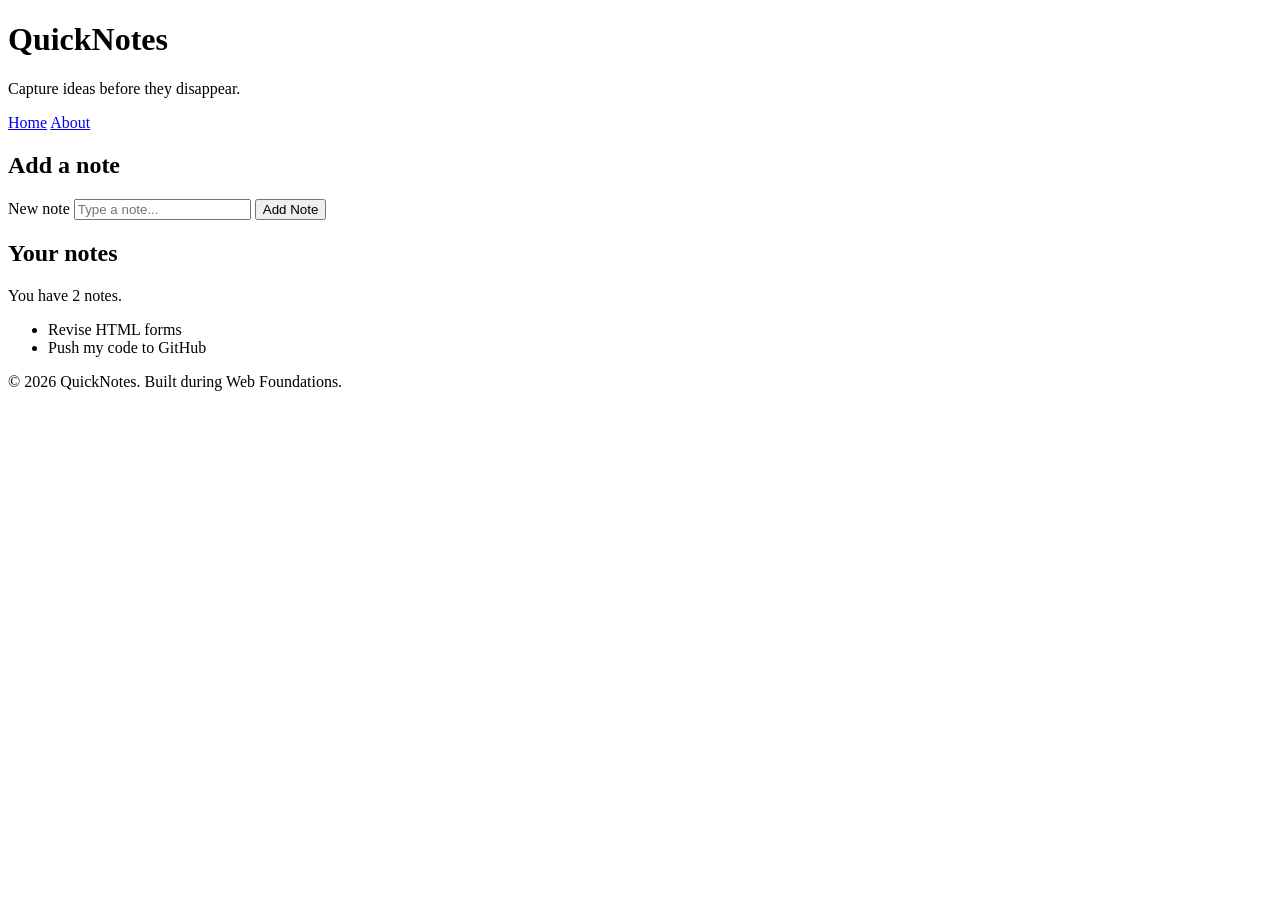
<file: day1/index.html>
<!DOCTYPE html>
<html lang="en">
  <head>
    <meta charset="UTF-8" />
    <meta name="viewport" content="width=device-width, initial-scale=1.0" />
    <title>QuickNotes</title>
  </head>
  <body>
    <header>
      <h1>QuickNotes</h1>
      <p>Capture ideas before they disappear.</p>
      <nav>
        <a href="index.html">Home</a>
        <a href="about.html">About</a>
      </nav>
    </header>
 
    <main>
      <section>
        <h2>Add a note</h2>
        <form id="note-form">
          <label for="note-input">New note</label>
          <input type="text" id="note-input" placeholder="Type a note..." />
          <button type="submit">Add Note</button>
        </form>
      </section>
 
      <section>
        <h2>Your notes</h2>
        <p id="note-count">You have 2 notes.</p>
        <ul id="notes-list">
          <li>Revise HTML forms</li>
          <li>Push my code to GitHub</li>
        </ul>
      </section>
    </main>
 
    <footer>
      <p>&copy; 2026 QuickNotes. Built during Web Foundations.</p>
    </footer>
  </body>
</html>
</file>
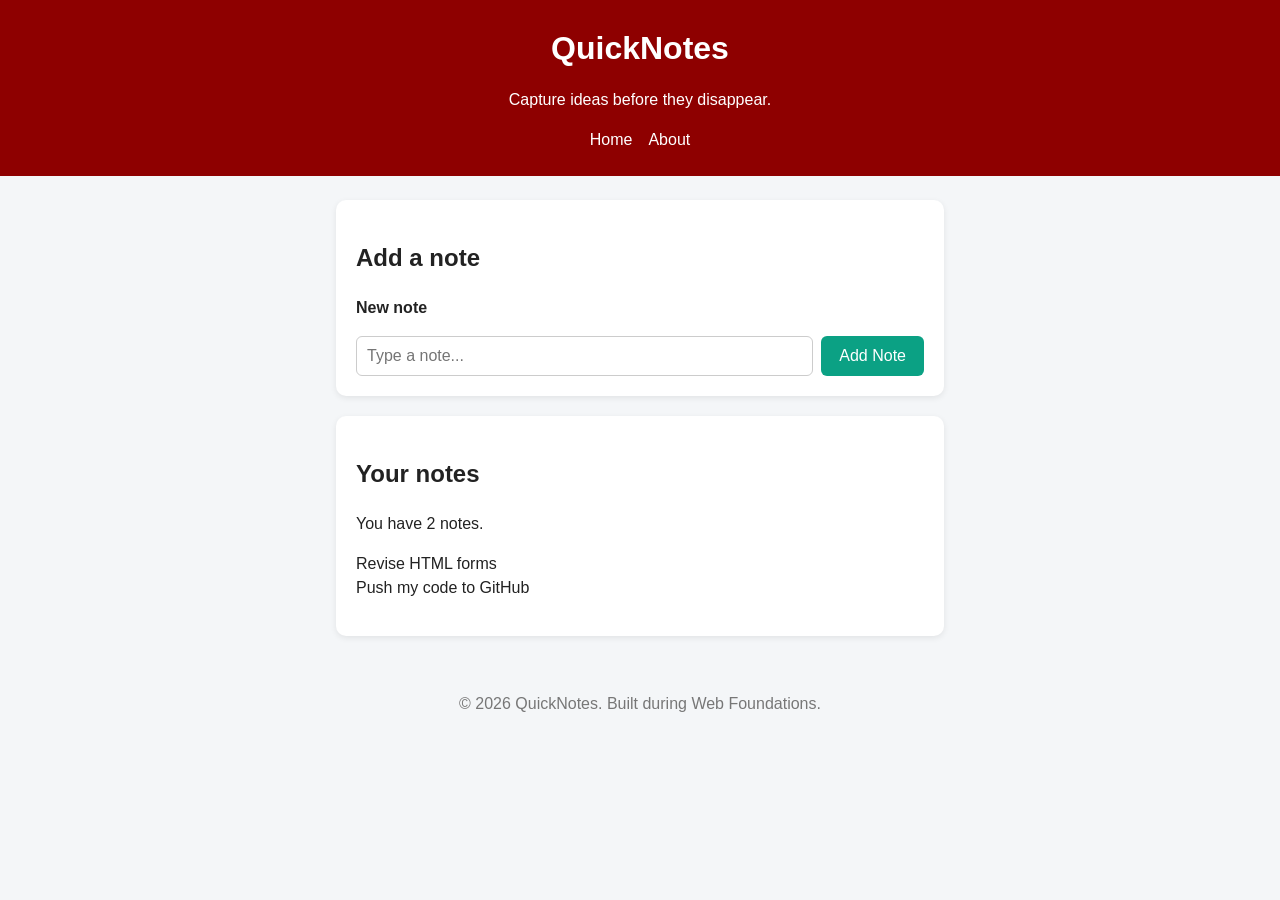
<file: day2/index.html>
<!DOCTYPE html>
<html lang="en">
  <head>
    <meta charset="UTF-8" />
    <meta name="viewport" content="width=device-width, initial-scale=1.0" />
    <title>QuickNotes</title>
    <link rel="stylesheet" href="style.css" />
  </head>
  <body>
    <header>
      <h1>QuickNotes</h1>
      <p>Capture ideas before they disappear.</p>
      <nav>
        <a href="index.html">Home</a>
        <a href="about.html">About</a>
      </nav>
    </header>
 
    <main>
      <section>
        <h2>Add a note</h2>
        <form id="note-form">
          <label for="note-input">New note</label>
          <input type="text" id="note-input" placeholder="Type a note..." />
          <button type="submit">Add Note</button>
        </form>
      </section>
 
      <section>
        <h2>Your notes</h2>
        <p id="note-count">You have 2 notes.</p>
        <ul id="notes-list">
          <li>Revise HTML forms</li>
          <li>Push my code to GitHub</li>
        </ul>
      </section>
    </main>
 
    <footer>
      <p>&copy; 2026 QuickNotes. Built during Web Foundations.</p>
    </footer>
  </body>
</html>
</file>
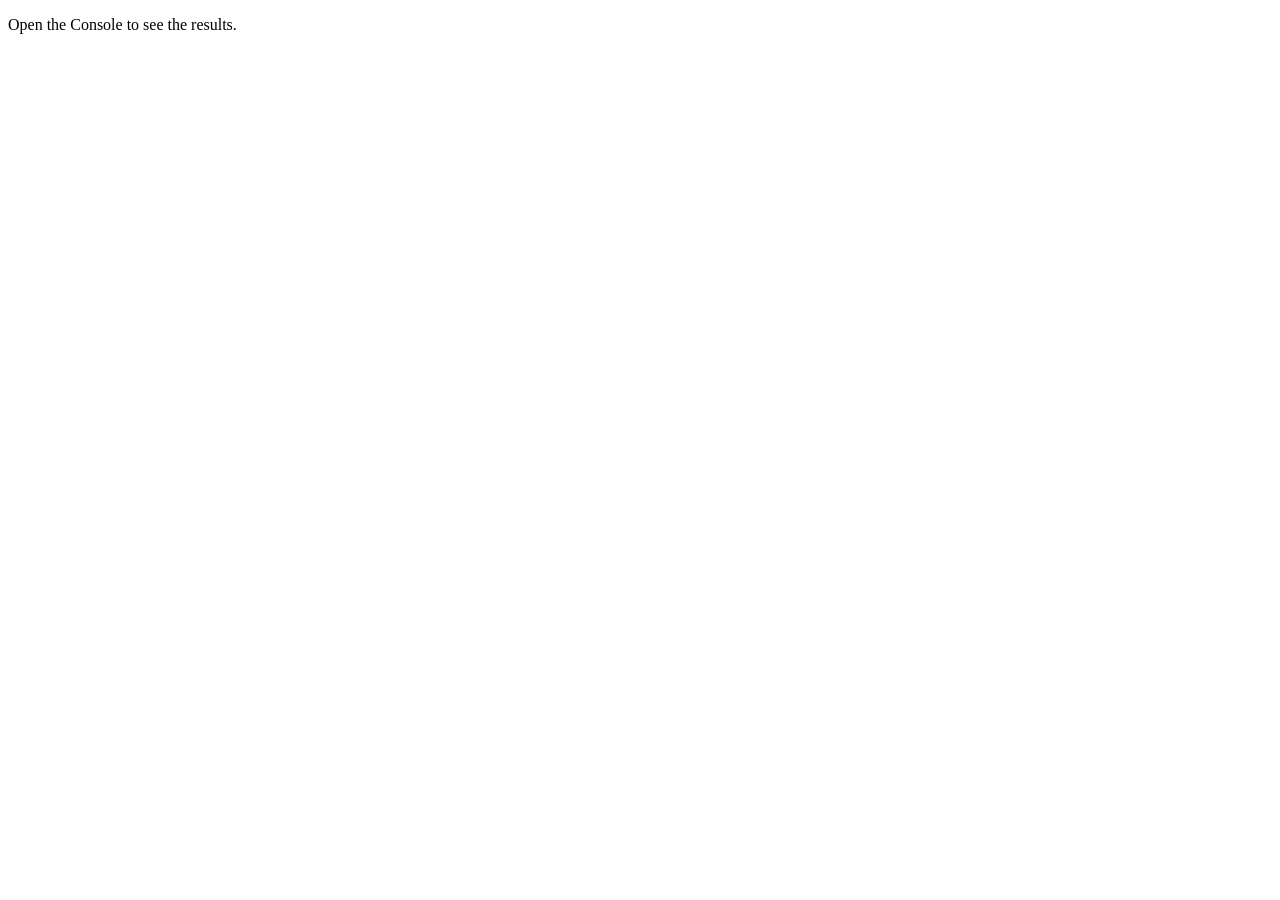
<file: day3/index.html>
<!DOCTYPE html>
<html lang="en">
<head>
  <meta charset="UTF-8">
  <meta name="viewport" content="width=device-width, initial-scale=1.0">
  <title>Notes Toolkit</title>
  <script src="script.js" defer></script>
</head>
<body>
  <p>Open the Console to see the results.</p>
</body>
</html>
</file>
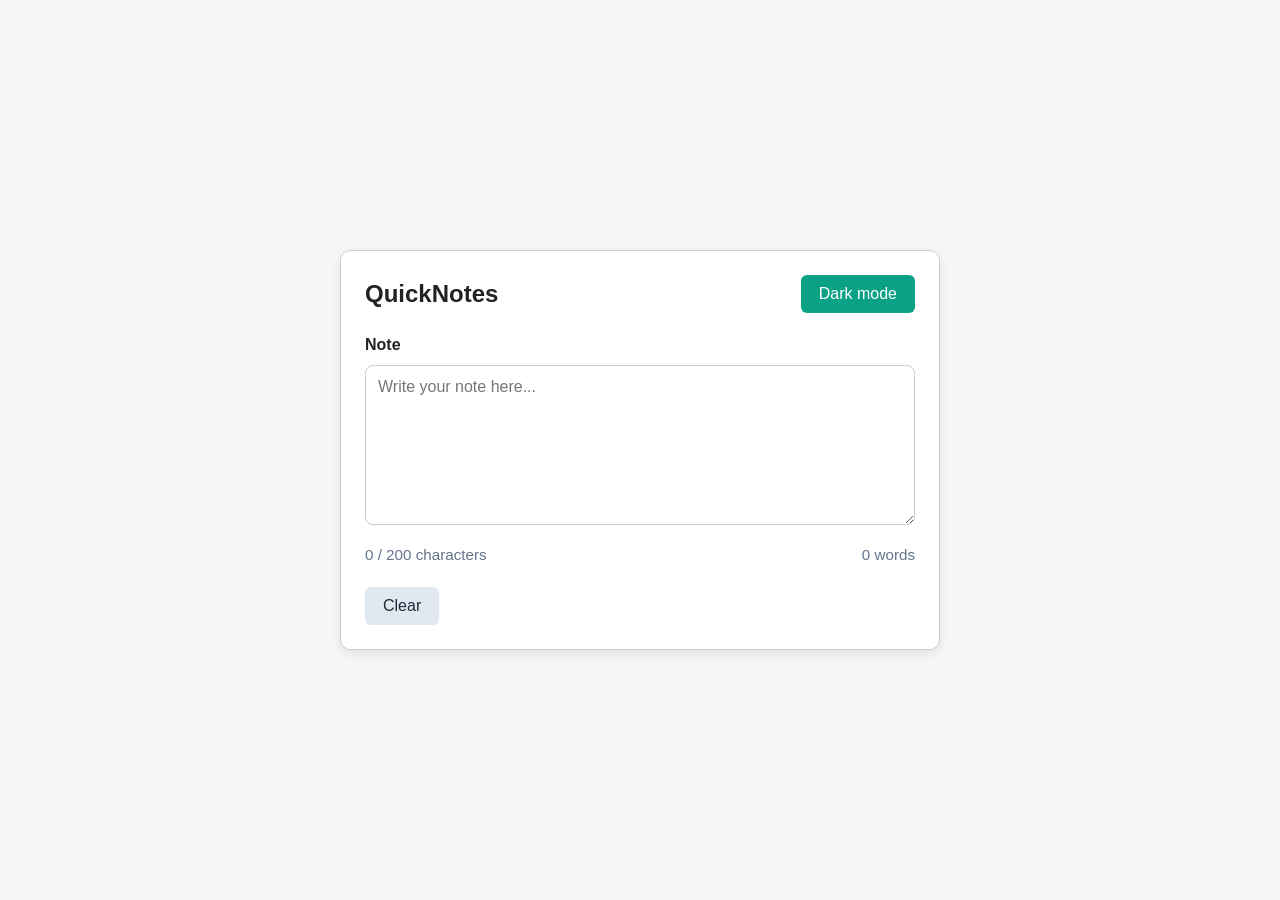
<file: day4/index.html>
<!DOCTYPE html>
<html lang="en">
  <head>
    <meta charset="UTF-8" />
    <meta name="viewport" content="width=device-width, initial-scale=1.0" />
    <title>QuickNotes Draft - Day 4</title>
    <link rel="stylesheet" href="style.css" />
    <script src="script.js" defer></script>
  </head>
  <body>
    <main>
      <div class="header">
        <h1>QuickNotes</h1>
        <button id="theme-toggle" type="button">Dark mode</button>
      </div>

      <label for="note-text">Note</label>
      <textarea id="note-text" placeholder="Write your note here..."></textarea>

      <div class="stats">
        <p id="char-count">0 / 200 characters</p>
        <p id="word-count">0 words</p>
      </div>

      <button id="clear-btn" type="button">Clear</button>
    </main>
  </body>
</html>
</file>
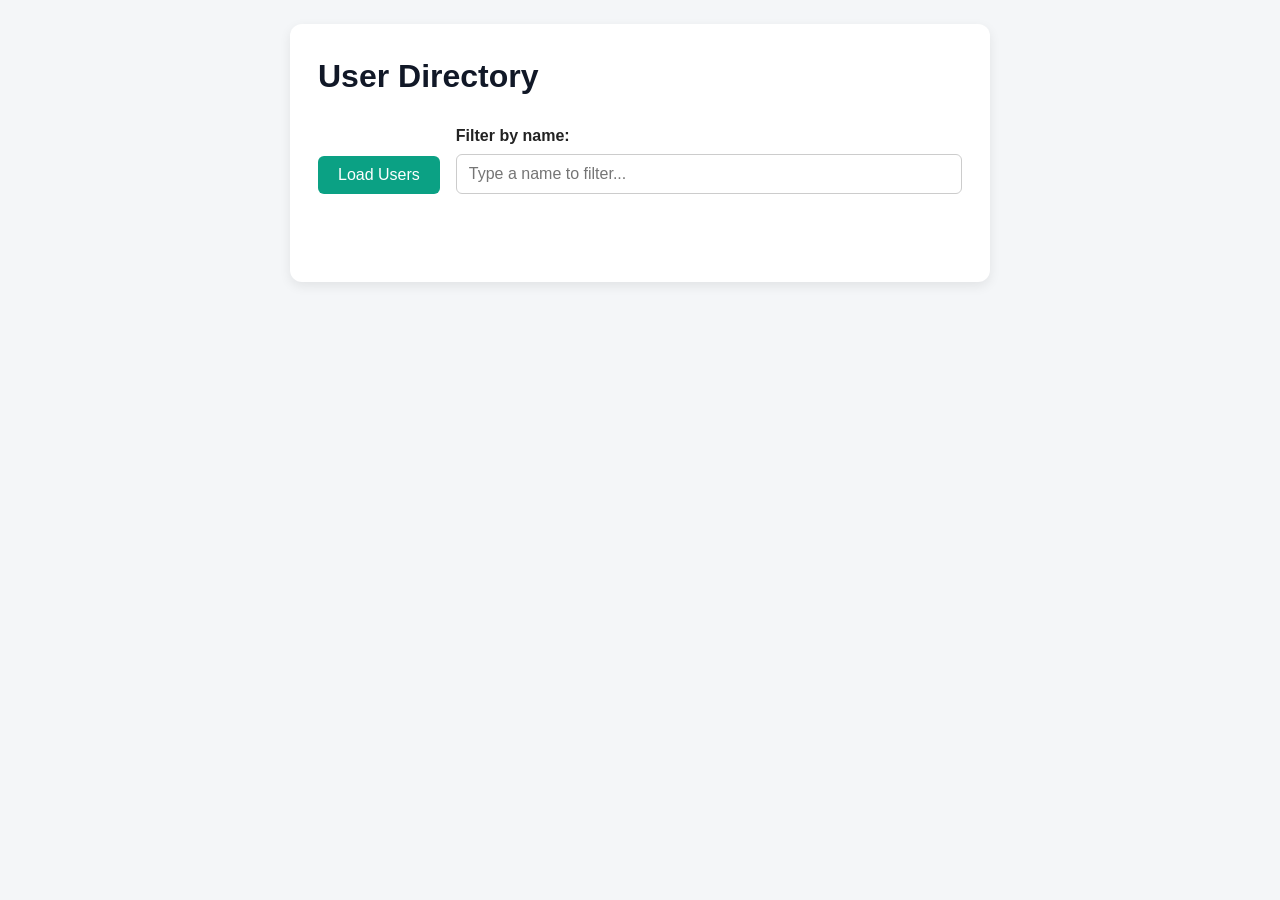
<file: day5/index.html>
<!DOCTYPE html>
<html lang="en">
  <head>
    <meta charset="UTF-8" />
    <meta name="viewport" content="width=device-width, initial-scale=1.0" />
    <title>Day 5 - User Directory</title>
    <link rel="stylesheet" href="style.css" />
    <script src="users.js" defer></script>
  </head>
  <body>
    <main>
      <h1>User Directory</h1>

      <div class="controls">
        <button id="load-users" type="button">Load Users</button>
        <div class="filter-group">
          <label for="filter-input">Filter by name:</label>
          <input
            type="text"
            id="filter-input"
            placeholder="Type a name to filter..."
          />
        </div>
      </div>

      <p id="status"></p>

      <ul id="users-list"></ul>
    </main>
  </body>
</html>
</file>
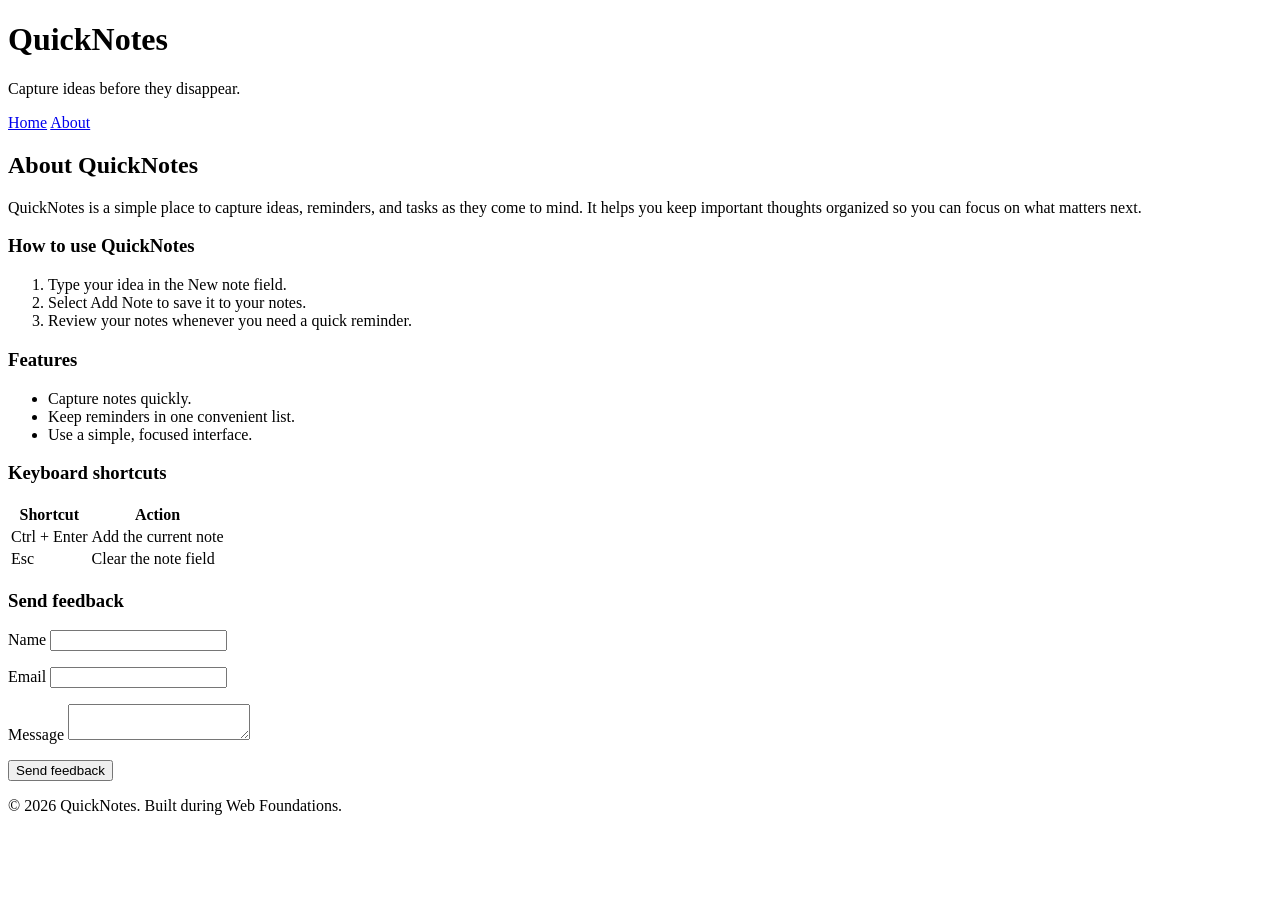
<file: day1/about.html>
<!DOCTYPE html>
<html lang="en">
  <head>
    <meta charset="UTF-8" />
    <meta name="viewport" content="width=device-width, initial-scale=1.0" />
    <title>About QuickNotes</title>
  </head>
  <body>
    <header>
      <h1>QuickNotes</h1>
      <p>Capture ideas before they disappear.</p>
      <nav>
        <a href="index.html">Home</a>
        <a href="about.html">About</a>
      </nav>
    </header>

    <main>
      <h2>About QuickNotes</h2>
      <p>QuickNotes is a simple place to capture ideas, reminders, and tasks as they come to mind. It helps you keep important thoughts organized so you can focus on what matters next.</p>

      <section>
        <h3>How to use QuickNotes</h3>
        <ol>
          <li>Type your idea in the New note field.</li>
          <li>Select Add Note to save it to your notes.</li>
          <li>Review your notes whenever you need a quick reminder.</li>
        </ol>
      </section>

      <section>
        <h3>Features</h3>
        <ul>
          <li>Capture notes quickly.</li>
          <li>Keep reminders in one convenient list.</li>
          <li>Use a simple, focused interface.</li>
        </ul>
      </section>

      <section>
        <h3>Keyboard shortcuts</h3>
        <table>
          <thead>
            <tr>
              <th scope="col">Shortcut</th>
              <th scope="col">Action</th>
            </tr>
          </thead>
          <tbody>
            <tr>
              <td>Ctrl + Enter</td>
              <td>Add the current note</td>
            </tr>
            <tr>
              <td>Esc</td>
              <td>Clear the note field</td>
            </tr>
          </tbody>
        </table>
      </section>

      <section>
        <h3>Send feedback</h3>
        <form>
          <p>
            <label for="feedback-name">Name</label>
            <input type="text" id="feedback-name" name="name" required />
          </p>
          <p>
            <label for="feedback-email">Email</label>
            <input type="email" id="feedback-email" name="email" required />
          </p>
          <p>
            <label for="feedback-message">Message</label>
            <textarea id="feedback-message" name="message" required></textarea>
          </p>
          <button type="submit">Send feedback</button>
        </form>
      </section>
    </main>

    <footer>
      <p>&copy; 2026 QuickNotes. Built during Web Foundations.</p>
    </footer>
  </body>
</html>
</file>
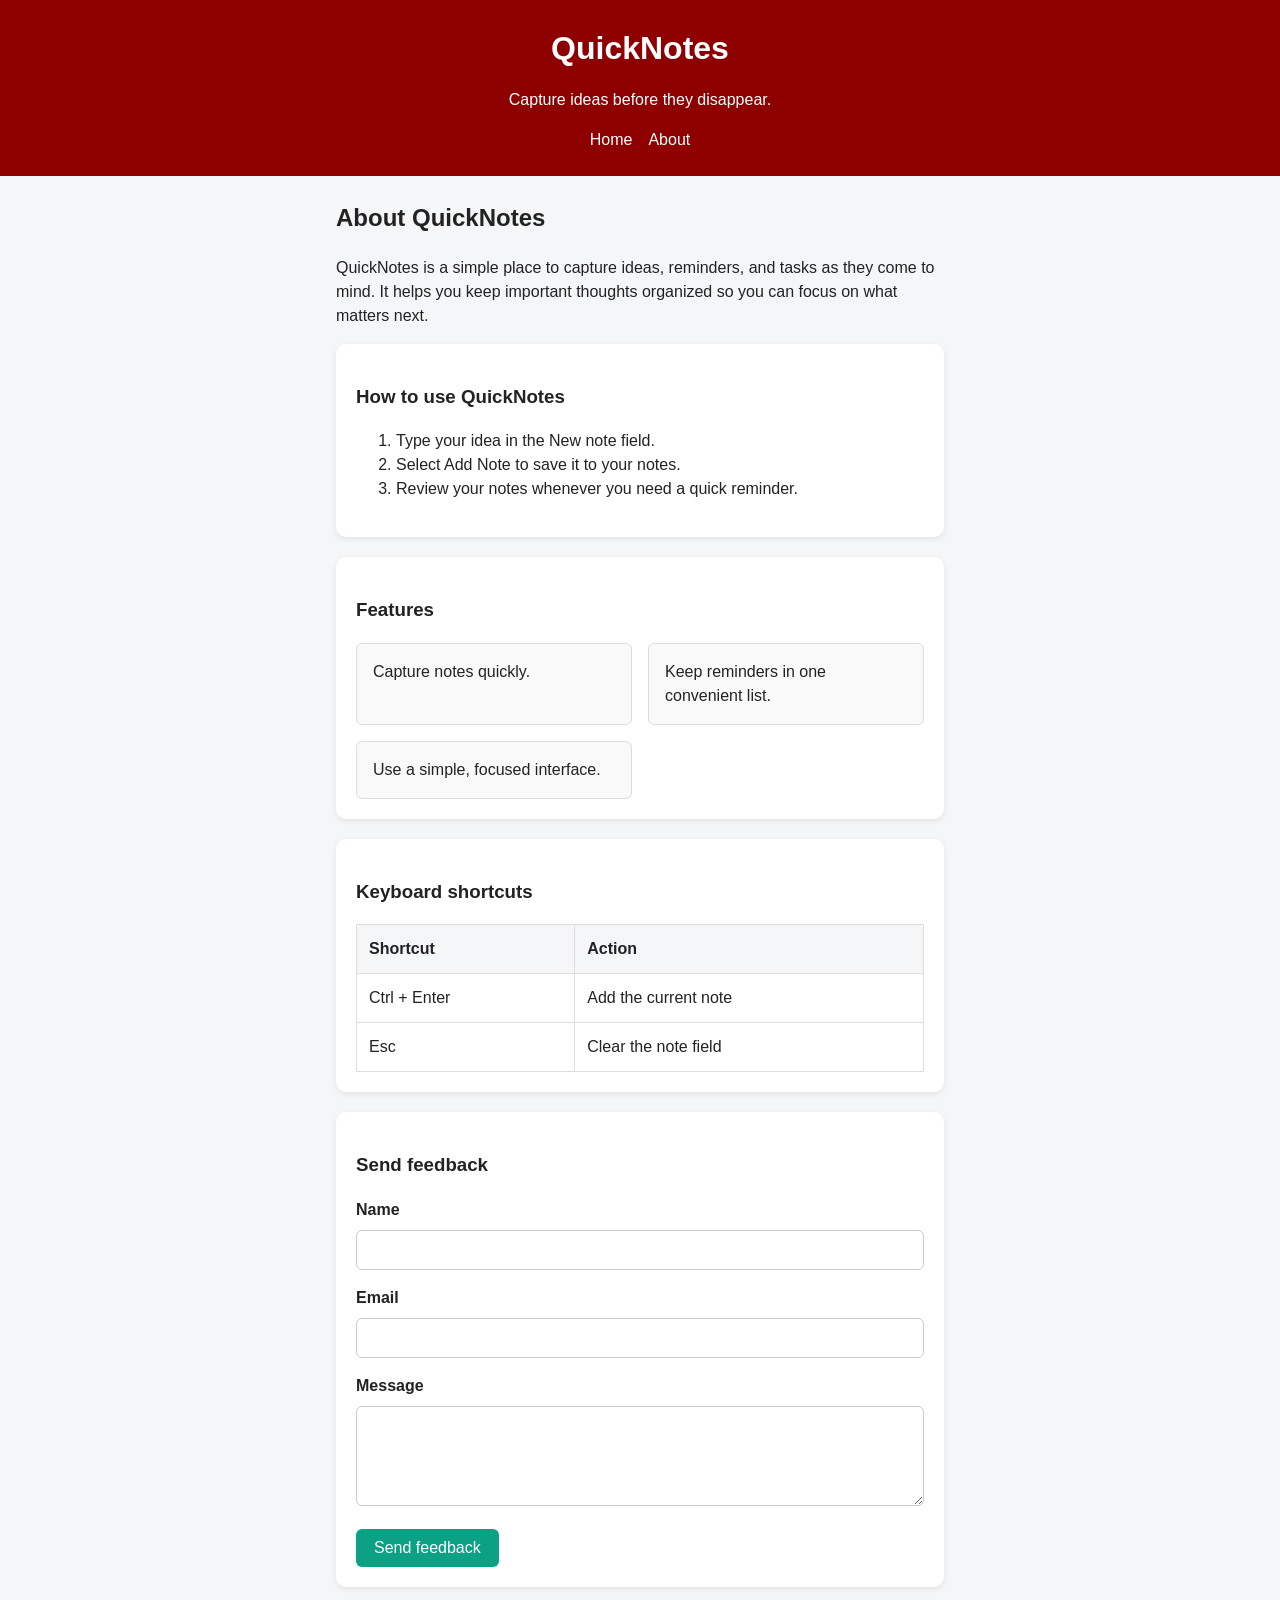
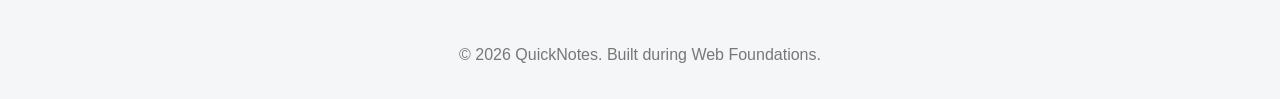
<file: day2/about.html>
<!DOCTYPE html>
<html lang="en">
  <head>
    <meta charset="UTF-8" />
    <meta name="viewport" content="width=device-width, initial-scale=1.0" />
    <title>About QuickNotes</title>
    <link rel="stylesheet" href="style.css" />
  </head>
  <body>
    <header>
      <h1>QuickNotes</h1>
      <p>Capture ideas before they disappear.</p>
      <nav>
        <a href="index.html">Home</a>
        <a href="about.html">About</a>
      </nav>
    </header>

    <main>
      <h2>About QuickNotes</h2>
      <p>QuickNotes is a simple place to capture ideas, reminders, and tasks as they come to mind. It helps you keep important thoughts organized so you can focus on what matters next.</p>

      <section>
        <h3>How to use QuickNotes</h3>
        <ol>
          <li>Type your idea in the New note field.</li>
          <li>Select Add Note to save it to your notes.</li>
          <li>Review your notes whenever you need a quick reminder.</li>
        </ol>
      </section>

      <section>
        <h3>Features</h3>
        <ul class="features">
          <li>Capture notes quickly.</li>
          <li>Keep reminders in one convenient list.</li>
          <li>Use a simple, focused interface.</li>
        </ul>
      </section>

      <section>
        <h3>Keyboard shortcuts</h3>
        <table>
          <thead>
            <tr>
              <th scope="col">Shortcut</th>
              <th scope="col">Action</th>
            </tr>
          </thead>
          <tbody>
            <tr>
              <td>Ctrl + Enter</td>
              <td>Add the current note</td>
            </tr>
            <tr>
              <td>Esc</td>
              <td>Clear the note field</td>
            </tr>
          </tbody>
        </table>
      </section>

      <section>
        <h3>Send feedback</h3>
        <form>
          <p>
            <label for="feedback-name">Name</label>
            <input type="text" id="feedback-name" name="name" required />
          </p>
          <p>
            <label for="feedback-email">Email</label>
            <input type="email" id="feedback-email" name="email" required />
          </p>
          <p>
            <label for="feedback-message">Message</label>
            <textarea id="feedback-message" name="message" required></textarea>
          </p>
          <button type="submit">Send feedback</button>
        </form>
      </section>
    </main>

    <footer>
      <p>&copy; 2026 QuickNotes. Built during Web Foundations.</p>
    </footer>
  </body>
</html>
</file>
<file: day2/style.css>
/* 1. Reset: predictable sizing and no default body margin */
*,
*::before,
*::after {
  box-sizing: border-box;
}

body {
  margin: 0;
  font-family: "Segoe UI", Arial, sans-serif;
  background-color: #f4f6f8;
  color: #222;
  line-height: 1.5;
}

/* 2. Header */
header {
  background-color: #8e0000;
  color: white;
  text-align: center;
  padding: 24px 16px;
}

header h1 {
  margin: 0;
}

/* Navigation */
nav {
  display: flex;
  justify-content: center;
  gap: 16px;
  margin-top: 16px;
}

nav a {
  color: white;
  text-decoration: none;
  transition: color 0.3s ease;
}

nav a:hover {
  color: #ffb3b3;
}

/* 3. Centre the main content and limit its width */
main {
  max-width: 640px;
  margin: 24px auto;   /* auto left/right margins centre a block */
  padding: 0 16px;
}

section {
  background: white;
  padding: 20px;
  border-radius: 10px;
  margin-bottom: 20px;
  box-shadow: 0 2px 6px rgba(0, 0, 0, 0.08);
}

/* 4. Features Grid */
.features {
  display: grid;
  grid-template-columns: repeat(auto-fit, minmax(180px, 1fr));
  gap: 16px;
  list-style: none;
  padding: 0;
  margin: 0;
}

.features li {
  background-color: #f9f9f9;
  padding: 16px;
  border-radius: 6px;
  border: 1px solid #ddd;
}

/* 5. Forms (Note form and Feedback form) */
#note-form {
  display: flex;
  gap: 8px;
  flex-wrap: wrap;
}

#note-form label {
  width: 100%;          /* label on its own line */
  font-weight: bold;
}

#note-input {
  flex: 1;
  padding: 10px;
  border: 1px solid #ccc;
  border-radius: 6px;
  font-size: 1rem;
}

form p {
  margin: 0 0 16px 0;
}

form label {
  display: block;
  font-weight: bold;
  margin-bottom: 8px;
}

form input[type="text"],
form input[type="email"],
form textarea {
  width: 100%;
  padding: 10px;
  border: 1px solid #ccc;
  border-radius: 6px;
  font-size: 1rem;
}

form textarea {
  resize: vertical;
  min-height: 100px;
}

button {
  background-color: #0ba184;
  color: white;
  border: none;
  padding: 10px 18px;
  border-radius: 6px;
  font-size: 1rem;
  cursor: pointer;
  transition: background-color 0.3s ease;
}

button:hover {
  background-color: #088a70;
}

/* 6. Notes list */
#notes-list {
  list-style: none;     /* remove bullet points */
  padding: 0;
}

.note {
  background-color: #fffbe6;
  border-left: 4px solid #0ba184;
  padding: 12px 16px;
  margin-bottom: 10px;
  border-radius: 6px;
}

/* 7. Table */
table {
  width: 100%;
  border-collapse: collapse;
  margin-top: 16px;
}

th, td {
  border: 1px solid #ddd;
  padding: 12px;
  text-align: left;
}

th {
  background-color: #f4f6f8;
}

/* 8. Footer */
footer {
  text-align: center;
  color: #777;
  padding: 16px;
}

/* 9. Phones */
@media (max-width: 600px) {
  #note-form {
    flex-direction: column;
  }
  
  header {
    padding: 16px 12px;
  }
  
  header h1 {
    font-size: 1.75rem;
  }
}
</file>
<file: day4/style.css>
/* Reset */
*,
*::before,
*::after {
  box-sizing: border-box;
}

/* Light theme variables on :root */
:root {
  --bg-color: #f4f6f8;
  --text-color: #222222;
  --card-bg: #ffffff;
  --border-color: #cccccc;
  --button-bg: #0ba184;
  --button-hover: #088a70;
  --button-text: #ffffff;
  --clear-btn-bg: #e2e8f0;
  --clear-btn-hover: #cbd5e1;
  --clear-btn-text: #1e293b;
  --counter-color: #64748b;
  --focus-border: #0ba184;
}

/* Dark theme variables redefined on body.dark */
body.dark {
  --bg-color: #121212;
  --text-color: #f1f5f9;
  --card-bg: #1e1e1e;
  --border-color: #334155;
  --button-bg: #0ba184;
  --button-hover: #0cae8f;
  --button-text: #ffffff;
  --clear-btn-bg: #334155;
  --clear-btn-hover: #475569;
  --clear-btn-text: #f1f5f9;
  --counter-color: #94a3b8;
  --focus-border: #2dd4bf;
}

body {
  margin: 0;
  font-family: "Segoe UI", Arial, sans-serif;
  background-color: var(--bg-color);
  color: var(--text-color);
  line-height: 1.5;
  min-height: 100vh;
  display: flex;
  justify-content: center;
  align-items: center;
  padding: 20px;
  transition: background-color 0.2s ease, color 0.2s ease;
}

main {
  width: 100%;
  max-width: 600px;
  background-color: var(--card-bg);
  border: 1px solid var(--border-color);
  border-radius: 10px;
  padding: 24px;
  box-shadow: 0 4px 10px rgba(0, 0, 0, 0.08);
}

.header {
  display: flex;
  justify-content: space-between;
  align-items: center;
  margin-bottom: 20px;
}

.header h1 {
  margin: 0;
  font-size: 1.5rem;
}

label {
  display: block;
  font-weight: 600;
  margin-bottom: 8px;
}

textarea {
  width: 100%;
  min-height: 160px;
  padding: 12px;
  font-family: inherit;
  font-size: 1rem;
  background-color: var(--card-bg);
  color: var(--text-color);
  border: 1px solid var(--border-color);
  border-radius: 8px;
  resize: vertical;
}

textarea:focus {
  outline: none;
  border-color: var(--focus-border);
  box-shadow: 0 0 0 3px rgba(11, 161, 132, 0.2);
}

.stats {
  display: flex;
  justify-content: space-between;
  margin: 12px 0 20px 0;
  font-size: 0.95rem;
}

#char-count,
#word-count {
  margin: 0;
  color: var(--counter-color);
}

button {
  background-color: var(--button-bg);
  color: var(--button-text);
  border: none;
  padding: 10px 18px;
  border-radius: 6px;
  font-size: 1rem;
  cursor: pointer;
  font-weight: 500;
  transition: background-color 0.2s ease;
}

button:hover {
  background-color: var(--button-hover);
}

#clear-btn {
  background-color: var(--clear-btn-bg);
  color: var(--clear-btn-text);
}

#clear-btn:hover {
  background-color: var(--clear-btn-hover);
}

/* Character counter classes */
.warning {
  color: orange;
}

.over {
  color: red;
  font-weight: bold;
}
</file>
<file: day5/style.css>
/* Reset */
*,
*::before,
*::after {
  box-sizing: border-box;
}

body {
  margin: 0;
  font-family: "Segoe UI", Arial, sans-serif;
  background-color: #f4f6f8;
  color: #222222;
  line-height: 1.5;
  padding: 24px 16px;
}

main {
  max-width: 700px;
  margin: 0 auto;
  background-color: #ffffff;
  padding: 28px;
  border-radius: 12px;
  box-shadow: 0 4px 12px rgba(0, 0, 0, 0.08);
}

h1 {
  margin-top: 0;
  margin-bottom: 24px;
  color: #111827;
}

.controls {
  display: flex;
  flex-wrap: wrap;
  gap: 16px;
  align-items: flex-end;
  margin-bottom: 20px;
}

button {
  background-color: #0ba184;
  color: #ffffff;
  border: none;
  padding: 10px 20px;
  border-radius: 6px;
  font-size: 1rem;
  font-weight: 500;
  cursor: pointer;
  transition: background-color 0.2s ease, opacity 0.2s ease;
}

button:hover:not(:disabled) {
  background-color: #088a70;
}

button:disabled {
  opacity: 0.6;
  cursor: not-allowed;
}

.filter-group {
  flex: 1;
  min-width: 200px;
}

.filter-group label {
  display: block;
  font-weight: 600;
  margin-bottom: 6px;
}

.filter-group input {
  width: 100%;
  padding: 10px 12px;
  border: 1px solid #cccccc;
  border-radius: 6px;
  font-size: 1rem;
}

.filter-group input:focus {
  outline: none;
  border-color: #0ba184;
  box-shadow: 0 0 0 3px rgba(11, 161, 132, 0.2);
}

#status {
  font-style: italic;
  color: #4b5563;
  min-height: 1.5em;
  margin: 16px 0;
}

#users-list {
  list-style: none;
  padding: 0;
  margin: 0;
  display: flex;
  flex-direction: column;
  gap: 12px;
}

#users-list li {
  background-color: #f9fafb;
  border: 1px solid #e5e7eb;
  border-radius: 8px;
  padding: 16px;
  transition: border-color 0.2s ease;
}

#users-list li:hover {
  border-color: #0ba184;
}

#users-list h3 {
  margin: 0 0 8px 0;
  color: #111827;
}

#users-list p {
  margin: 4px 0;
  color: #4b5563;
  font-size: 0.95rem;
}
</file>
